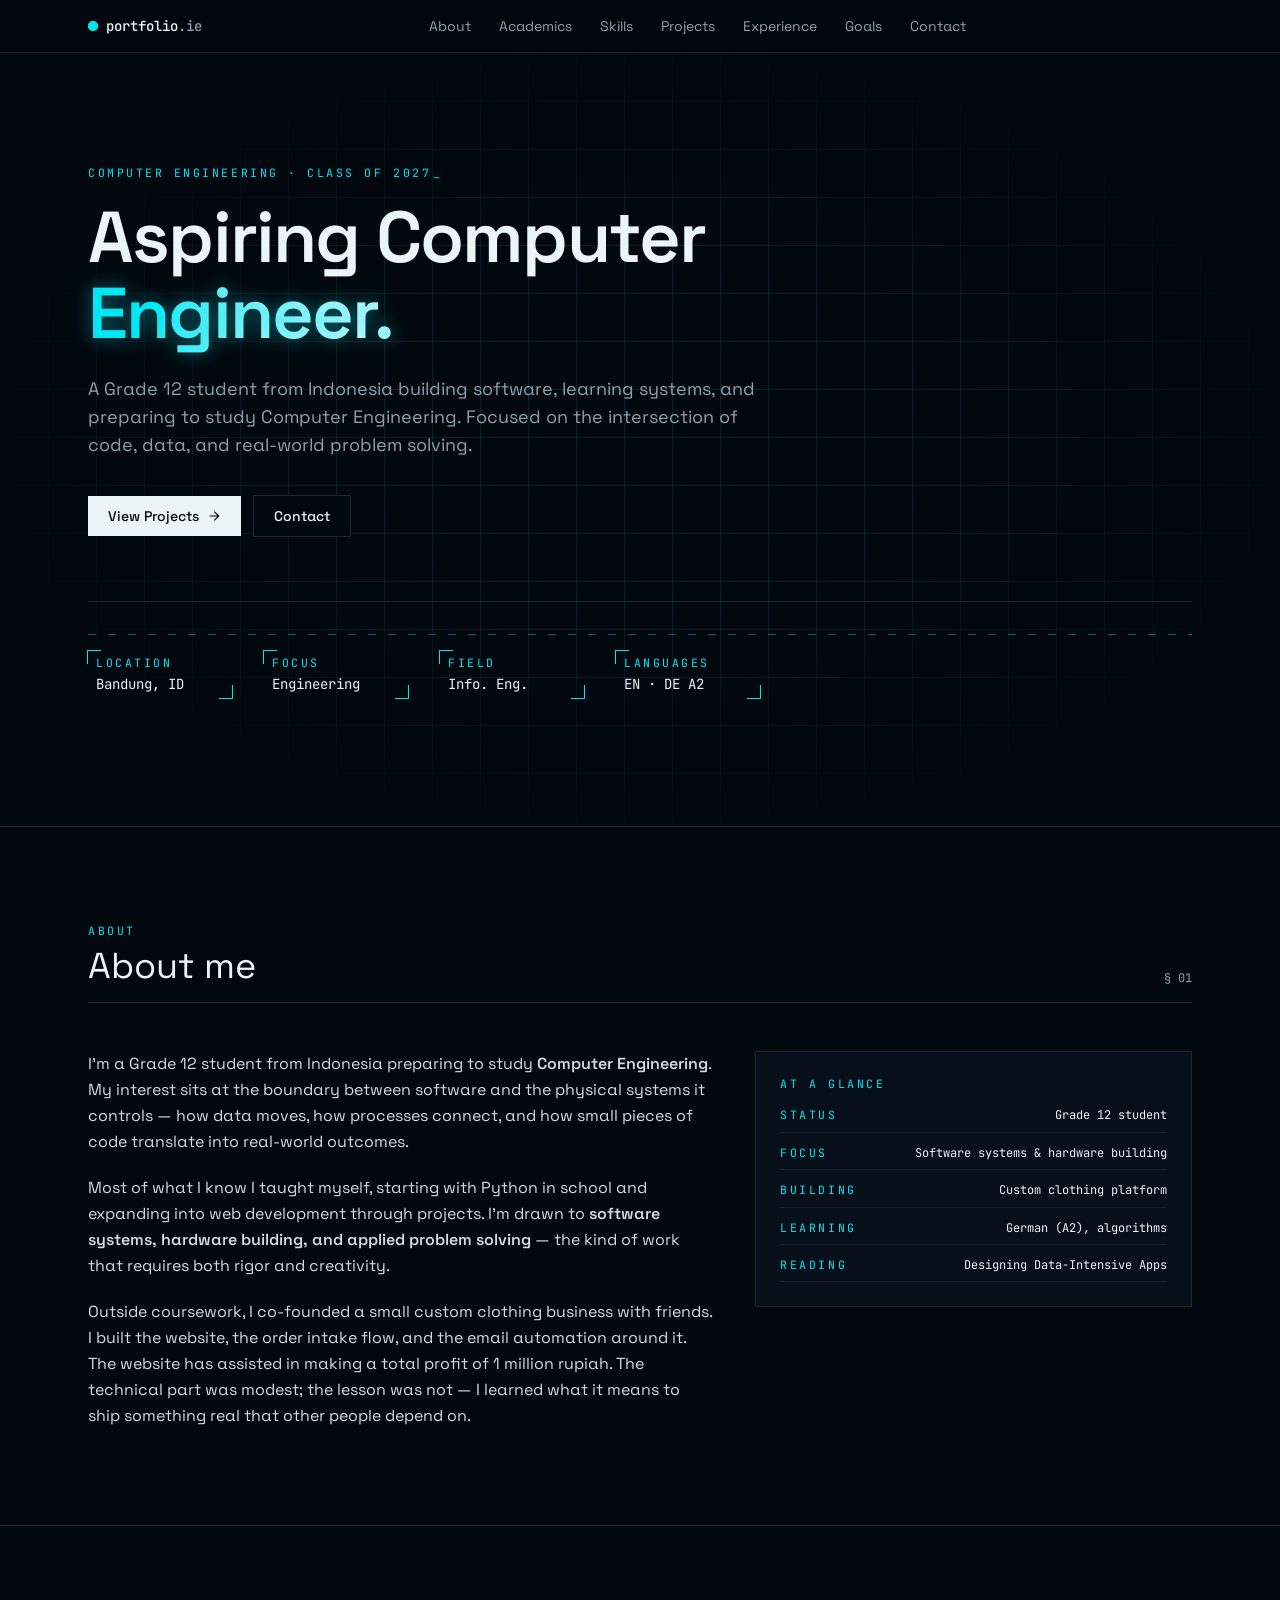
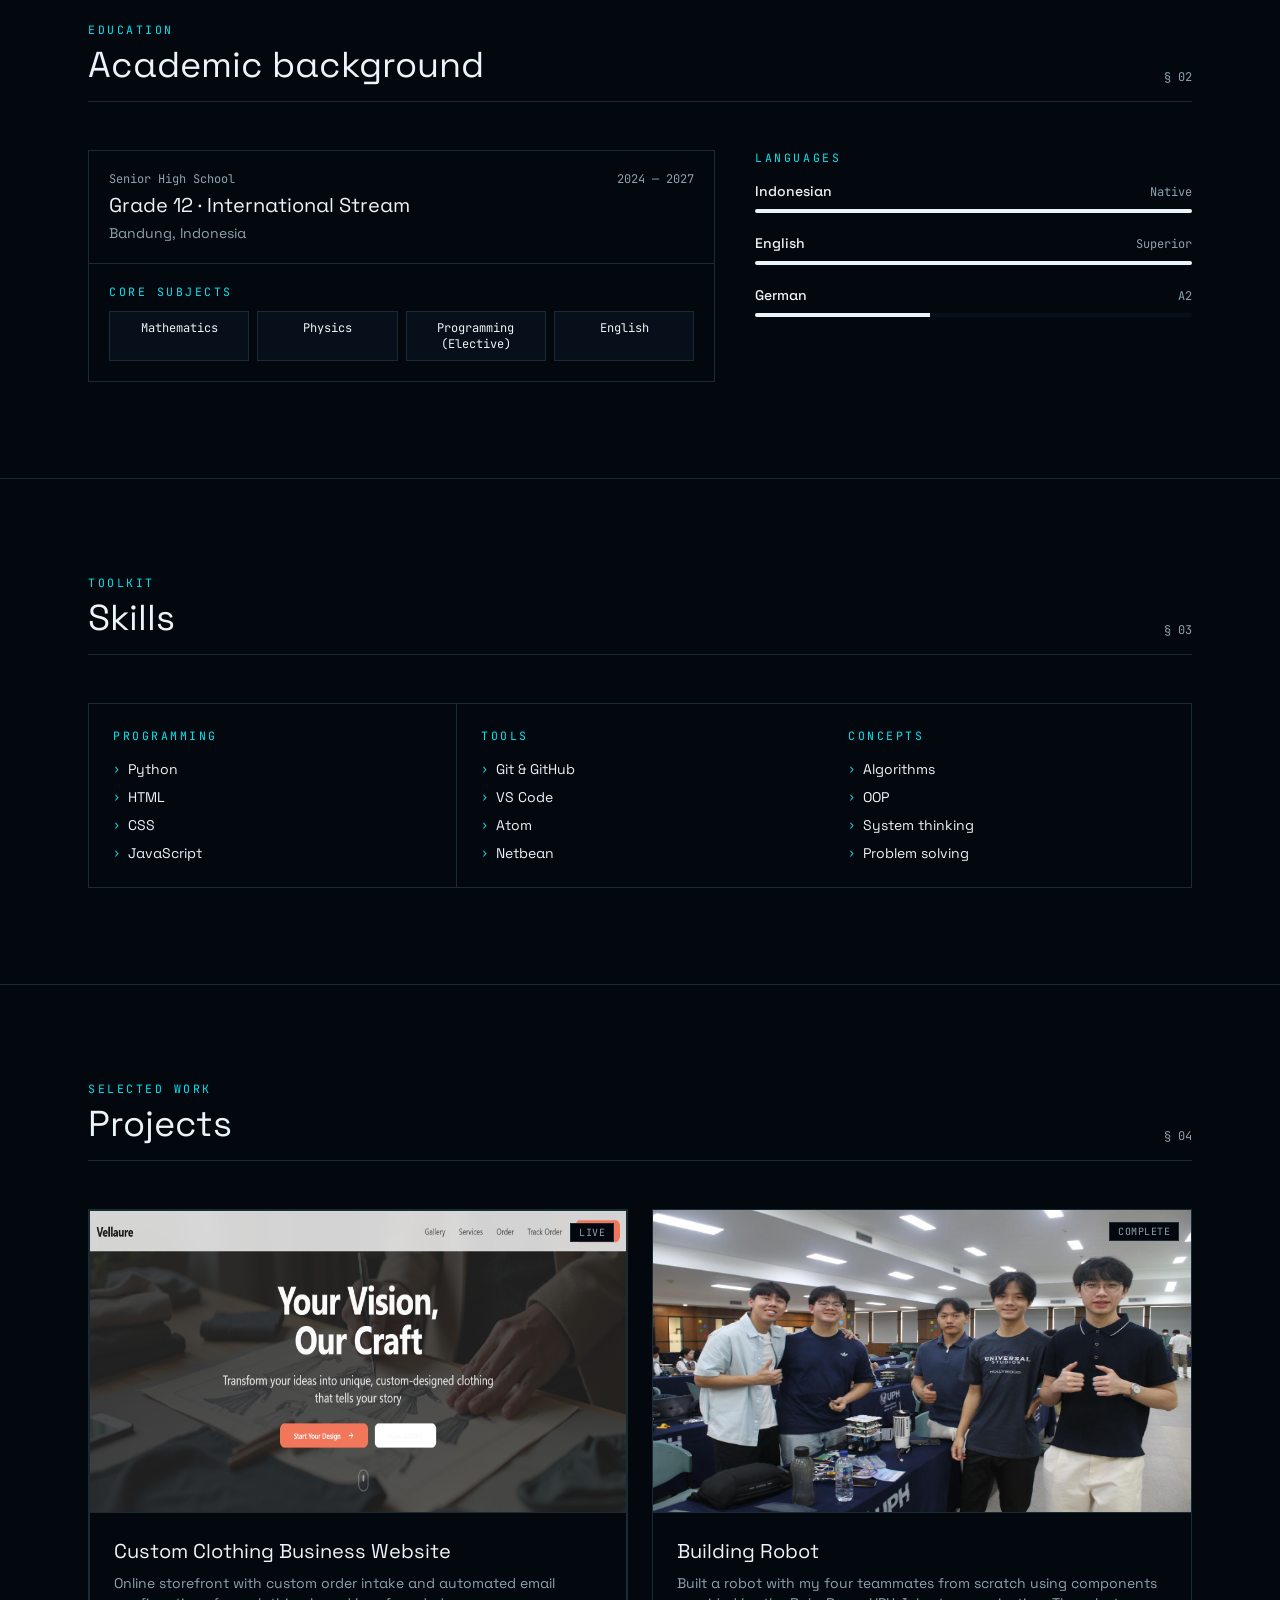
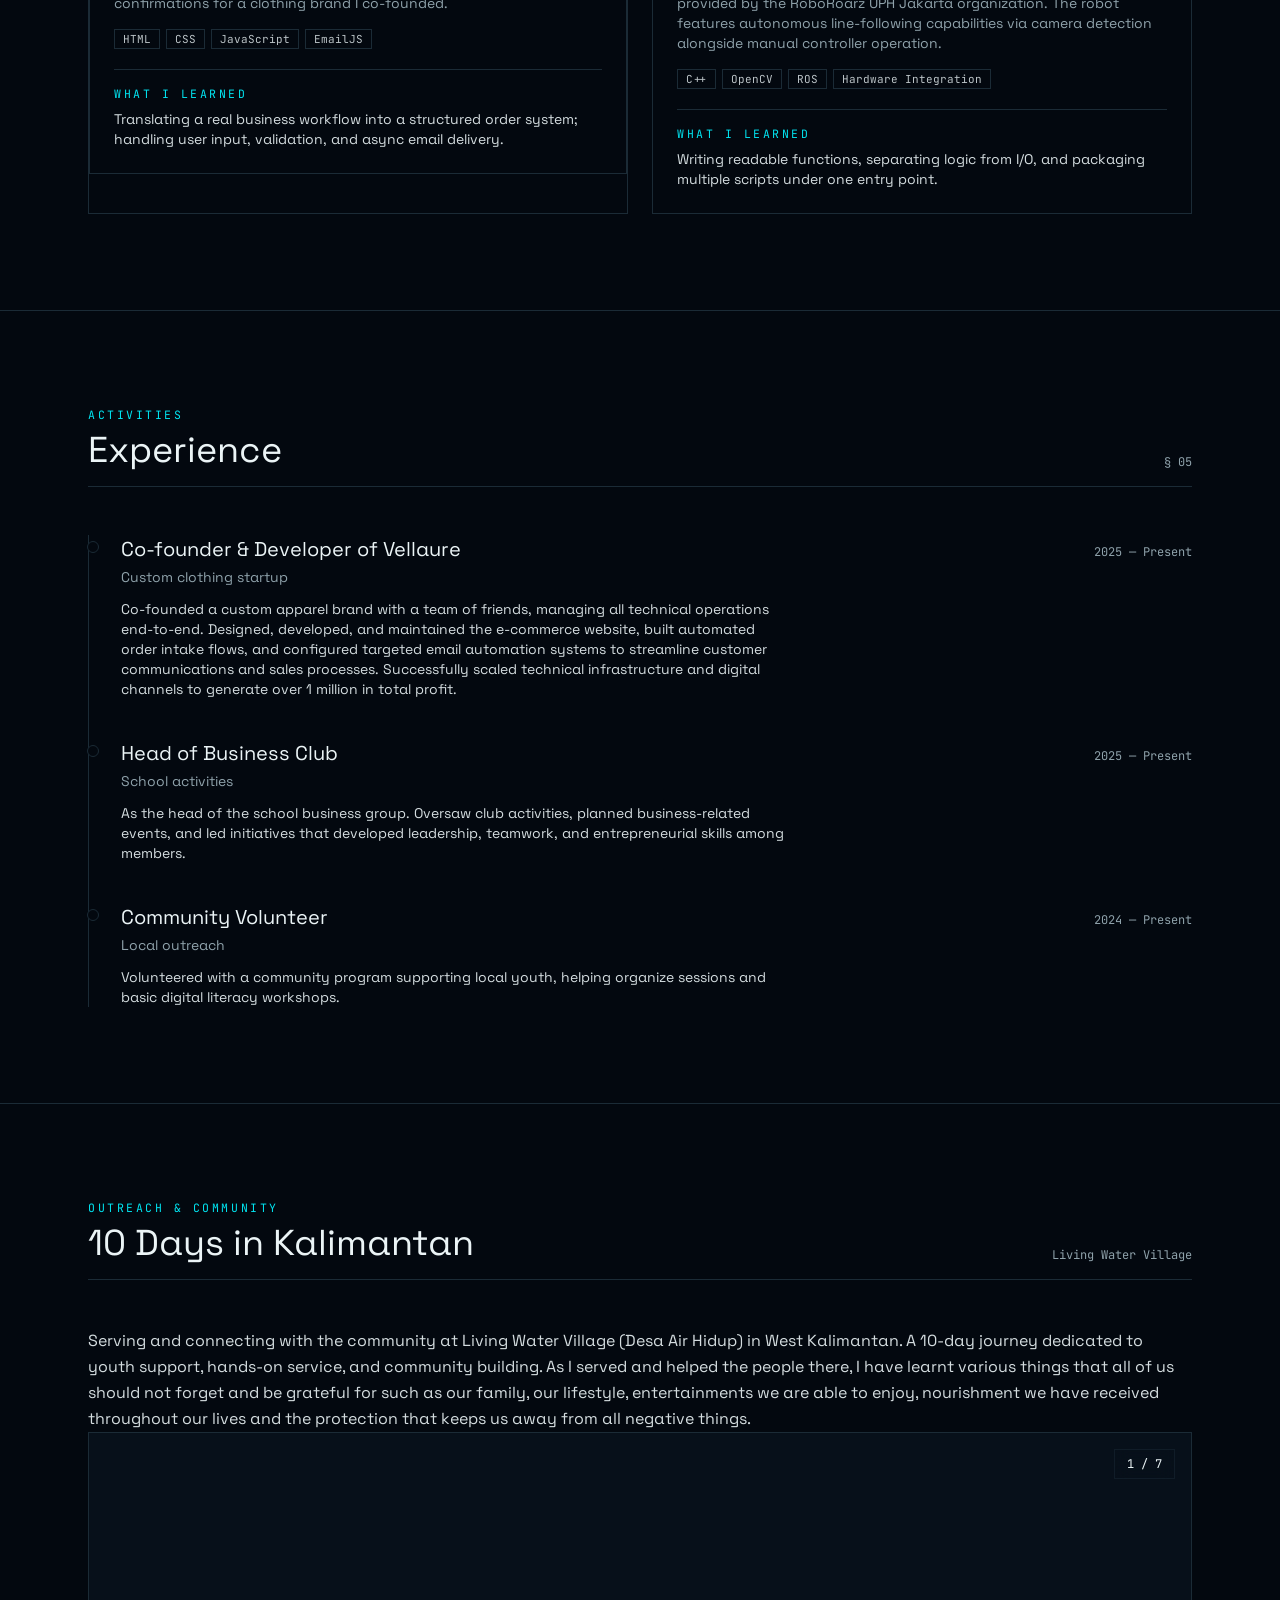
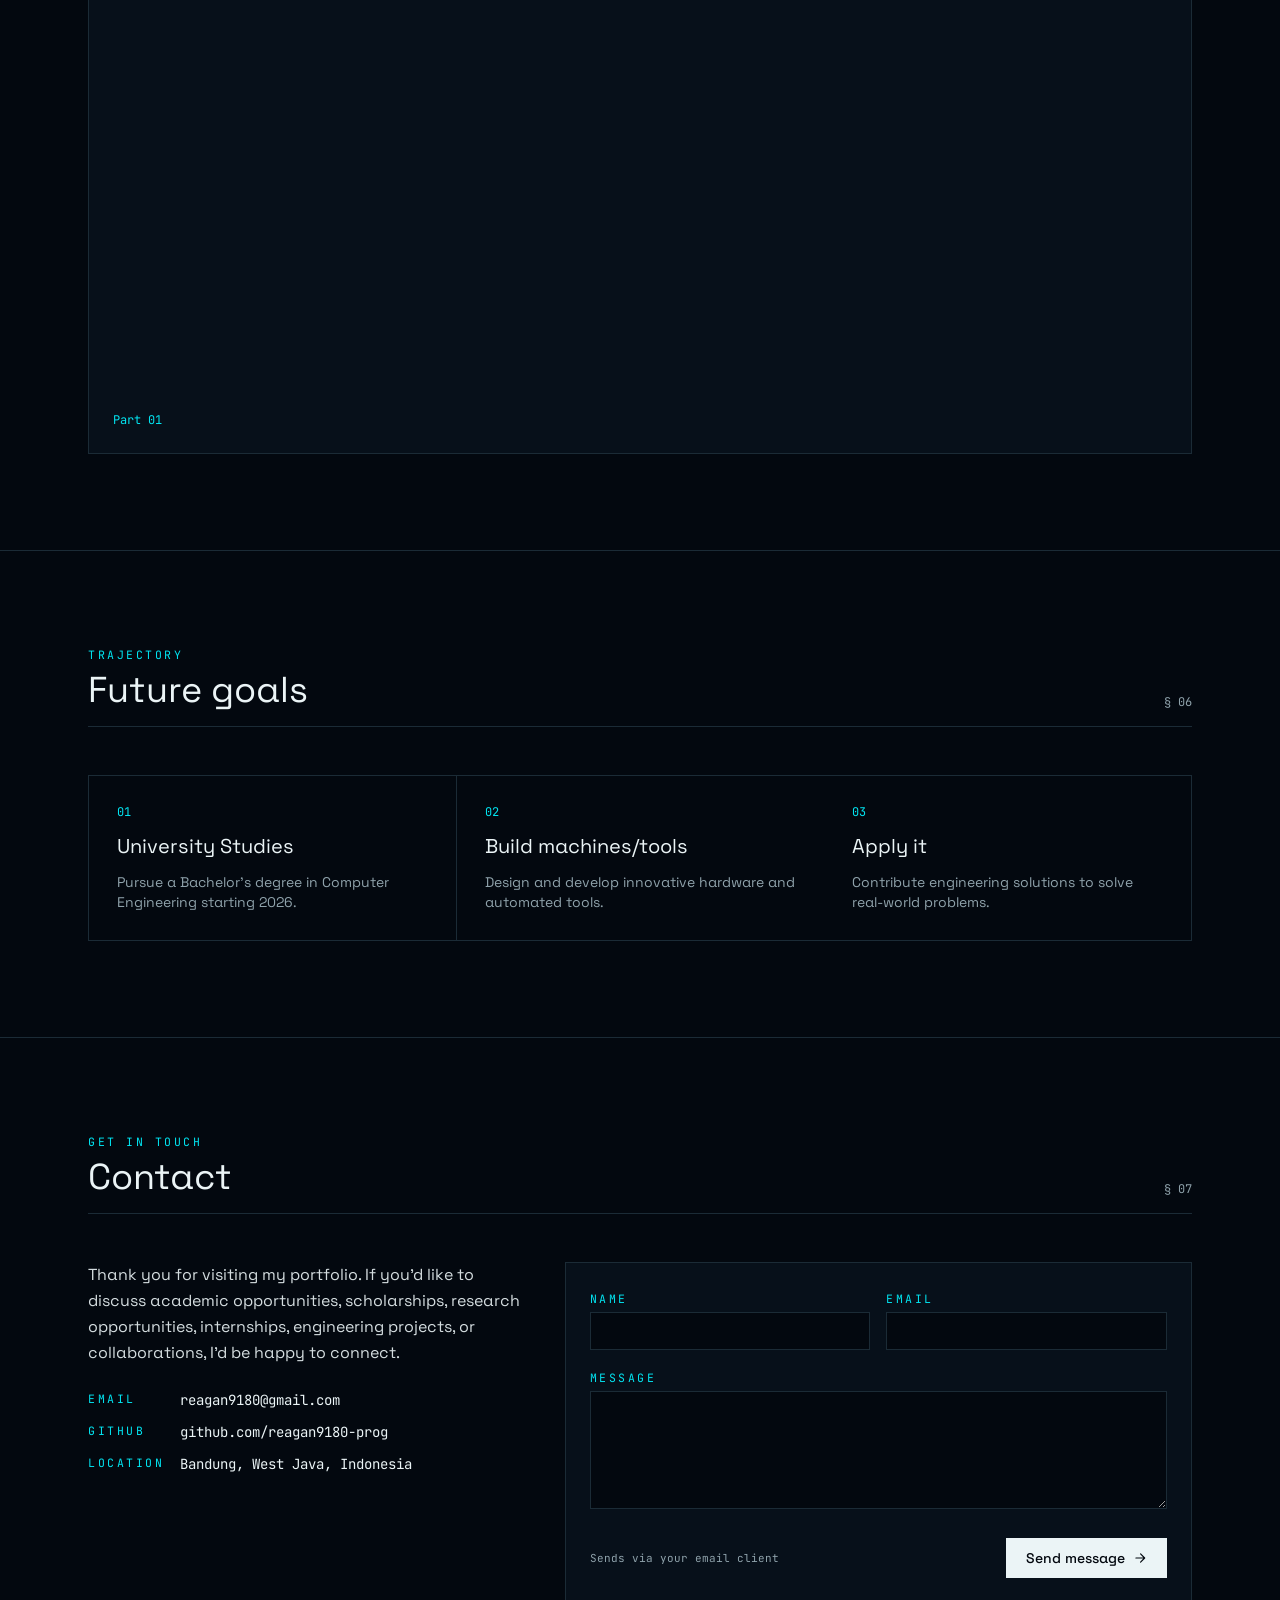
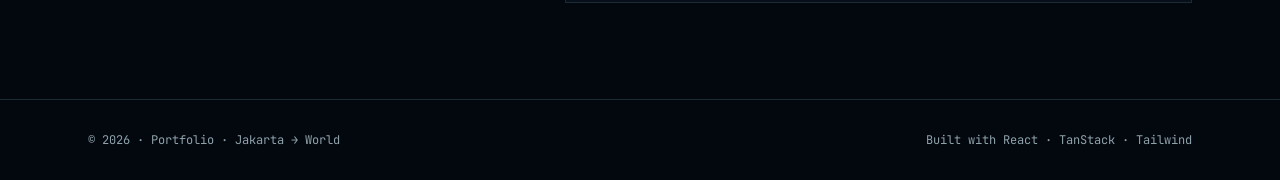
<file: index.html>
<!DOCTYPE html>
<html lang="en" class="dark">
<head>
  <meta charset="utf-8">
  <meta name="viewport" content="width=device-width, initial-scale=1">
  <title>Aspiring Computer Engineer — Portfolio</title>
  
  <link rel="stylesheet" href="./assets/styles.css" data-precedence="default">
  <link rel="stylesheet" href="https://fonts.googleapis.com/css2?family=Space+Grotesk:wght@400;500;600;700&family=JetBrains+Mono:wght@400;500;600&display=swap" data-precedence="default">
  
  <link rel="preconnect" href="https://fonts.googleapis.com">
  <link rel="preconnect" href="https://fonts.gstatic.com" crossorigin="anonymous">
  <link rel="modulepreload" href="./assets/index.js">
  <link rel="modulepreload" href="./assets/routes.js">

  <meta name="description" content="Grade 12 student from Indonesia studying Computer Engineering. Projects, skills, and academic background.">
  <meta property="og:type" content="website">
  <meta property="og:title" content="Aspiring Computer Engineer — Portfolio">
  <meta property="og:description" content="Grade 12 student studying Computer Engineering. Projects in Python, web development, and systems thinking.">
  <meta name="twitter:card" content="summary">
</head>
<body>
  <div class="relative min-h-screen text-foreground">
    
    <header class="sticky top-0 z-40 border-b backdrop-blur transition-colors border-rule bg-background/85">
      <div class="mx-auto flex max-w-6xl items-center justify-between px-6 py-4">
        <a href="#top" class="flex items-center gap-2 font-mono text-sm font-medium">
          <span class="relative inline-flex h-2.5 w-2.5">
            <span class="absolute inline-flex h-full w-full animate-pulse-glow rounded-full bg-accent"></span>
            <span class="relative inline-flex h-2.5 w-2.5 rounded-full bg-accent"></span>
          </span>
          <span>portfolio<span class="text-muted-foreground">.ie</span></span>
        </a>
        
        <nav class="hidden items-center gap-7 md:flex">
          <a href="#about" class="text-sm text-muted-foreground transition-colors hover:text-foreground">About</a>
          <a href="#academics" class="text-sm text-muted-foreground transition-colors hover:text-foreground">Academics</a>
          <a href="#skills" class="text-sm text-muted-foreground transition-colors hover:text-foreground">Skills</a>
          <a href="#projects" class="text-sm text-muted-foreground transition-colors hover:text-foreground">Projects</a>
          <a href="#experience" class="text-sm text-muted-foreground transition-colors hover:text-foreground">Experience</a>
          <a href="#goals" class="text-sm text-muted-foreground transition-colors hover:text-foreground">Goals</a>
          <a href="#contact" class="text-sm text-muted-foreground transition-colors hover:text-foreground">Contact</a>
        </nav>
        
        <div class="flex items-center gap-2">
          <button aria-label="Toggle menu" class="rounded-sm border border-border p-2 md:hidden">
            <svg width="16" height="16" viewBox="0 0 24 24" fill="none" stroke="currentColor" stroke-width="2" stroke-linecap="round">
              <path d="M4 6h16M4 12h16M4 18h16"></path>
            </svg>
          </button>
        </div>
      </div>
    </header>

    <main class="relative">
      
      <section id="top" class="relative overflow-hidden border-b border-rule">
        <div class="absolute inset-0 grid-bg opacity-60" aria-hidden="true"></div>
        <div class="relative mx-auto max-w-6xl px-6 pb-24 pt-20 md:pb-32 md:pt-28">
          <p class="eyebrow caret animate-fade-up">Computer Engineering · Class of 2027</p>
          <h1 class="mt-5 max-w-4xl font-serif text-5xl font-semibold leading-[1.05] tracking-tight md:text-7xl animate-fade-up">
            <span class="glitch" data-text="Aspiring Computer">Aspiring Computer</span><br>
            <span class="text-sheen text-glow">Engineer.</span>
          </h1>
          <p class="mt-6 max-w-2xl text-base text-muted-foreground md:text-lg animate-fade-up">
            A Grade 12 student from Indonesia building software, learning systems, and preparing to study Computer Engineering. Focused on the intersection of code, data, and real-world problem solving.
          </p>
          <div class="mt-9 flex flex-wrap items-center gap-3 animate-fade-up">
            <a href="#projects" class="inline-flex items-center gap-2 rounded-sm bg-foreground px-5 py-2.5 text-sm font-medium text-background transition hover:opacity-90">
              View Projects 
              <svg width="14" height="14" viewBox="0 0 24 24" fill="none" stroke="currentColor" stroke-width="2" stroke-linecap="round" stroke-linejoin="round">
                <path d="M5 12h14M13 5l7 7-7 7"></path>
              </svg>
            </a>
            <a href="#contact" class="inline-flex items-center gap-2 rounded-sm border border-border bg-background px-5 py-2.5 text-sm font-medium transition hover:bg-surface">Contact</a>
          </div>
          
          <div class="mt-16 border-t border-rule pt-8">
            <div class="mb-4 h-px w-full data-stream opacity-70" aria-hidden="true"></div>
            <dl class="grid max-w-2xl grid-cols-2 gap-x-8 gap-y-6 sm:grid-cols-4">
              <div class="corner-brackets px-2 py-1">
                <dt class="eyebrow">Location</dt>
                <dd class="mt-1 font-mono text-sm flicker">Bandung, ID</dd>
              </div>
              <div class="corner-brackets px-2 py-1">
                <dt class="eyebrow">Focus</dt>
                <dd class="mt-1 font-mono text-sm flicker">Engineering</dd>
              </div>
              <div class="corner-brackets px-2 py-1">
                <dt class="eyebrow">Field</dt>
                <dd class="mt-1 font-mono text-sm flicker">Info. Eng.</dd>
              </div>
              <div class="corner-brackets px-2 py-1">
                <dt class="eyebrow">Languages</dt>
                <dd class="mt-1 font-mono text-sm flicker">EN · DE A2</dd>
              </div>
            </dl>
          </div>
        </div>
      </section>

      <section id="about" class="section-pad border-b border-rule">
        <div class="mx-auto max-w-6xl px-6">
          <div class="reveal reveal-in">
            <div class="mb-12 flex items-end justify-between border-b border-rule pb-4 hud-frame">
              <div>
                <p class="eyebrow">About</p>
                <h2 class="mt-2 font-serif text-3xl md:text-4xl glitch" data-text="About me">About me</h2>
              </div>
              <span class="font-mono text-xs text-muted-foreground">§ 01</span>
            </div>
          </div>
          
          <div class="grid gap-10 md:grid-cols-12">
            <div class="md:col-span-7 space-y-5 text-base leading-relaxed text-foreground/90">
              <p>I'm a Grade 12 student from Indonesia preparing to study <strong class="font-semibold">Computer Engineering</strong>. My interest sits at the boundary between software and the physical systems it controls — how data moves, how processes connect, and how small pieces of code translate into real-world outcomes.</p>
              <p>Most of what I know I taught myself, starting with Python in school and expanding into web development through projects. I'm drawn to <strong class="font-semibold">software systems, hardware building, and applied problem solving</strong> — the kind of work that requires both rigor and creativity.</p>
              <p>Outside coursework, I co-founded a small custom clothing business with friends. I built the website, the order intake flow, and the email automation around it. The website has assisted in making a total profit of 1 million rupiah. The technical part was modest; the lesson was not — I learned what it means to ship something real that other people depend on.</p>
            </div>
            <aside class="md:col-span-5">
              <div class="rounded-sm border border-rule bg-surface p-6">
                <p class="eyebrow">At a glance</p>
                <ul class="mt-4 space-y-3 text-sm">
                  <li class="flex items-baseline justify-between gap-4 border-b border-rule/60 pb-2 last:border-0 last:pb-0">
                    <span class="eyebrow">Status</span>
                    <span class="text-right font-mono text-xs text-foreground">Grade 12 student</span>
                  </li>
                  <li class="flex items-baseline justify-between gap-4 border-b border-rule/60 pb-2 last:border-0 last:pb-0">
                    <span class="eyebrow">Focus</span>
                    <span class="text-right font-mono text-xs text-foreground">Software systems &amp; hardware building</span>
                  </li>
                  <li class="flex items-baseline justify-between gap-4 border-b border-rule/60 pb-2 last:border-0 last:pb-0">
                    <span class="eyebrow">Building</span>
                    <span class="text-right font-mono text-xs text-foreground">Custom clothing platform</span>
                  </li>
                  <li class="flex items-baseline justify-between gap-4 border-b border-rule/60 pb-2 last:border-0 last:pb-0">
                    <span class="eyebrow">Learning</span>
                    <span class="text-right font-mono text-xs text-foreground">German (A2), algorithms</span>
                  </li>
                  <li class="flex items-baseline justify-between gap-4 border-b border-rule/60 pb-2 last:border-0 last:pb-0">
                    <span class="eyebrow">Reading</span>
                    <span class="text-right font-mono text-xs text-foreground">Designing Data-Intensive Apps</span>
                  </li>
                </ul>
              </div>
            </aside>
          </div>
        </div>
      </section>

      <section id="academics" class="section-pad border-b border-rule">
        <div class="mx-auto max-w-6xl px-6">
          <div class="reveal reveal-in">
            <div class="mb-12 flex items-end justify-between border-b border-rule pb-4 hud-frame">
              <div>
                <p class="eyebrow">Education</p>
                <h2 class="mt-2 font-serif text-3xl md:text-4xl glitch" data-text="Academic background">Academic background</h2>
              </div>
              <span class="font-mono text-xs text-muted-foreground">§ 02</span>
            </div>
          </div>
          
          <div class="grid gap-10 md:grid-cols-12">
            <div class="md:col-span-7">
              <div class="rounded-sm border border-rule">
                <div class="flex items-baseline justify-between border-b border-rule p-5">
                  <div>
                    <p class="font-mono text-xs text-muted-foreground">Senior High School</p>
                    <h3 class="mt-1 font-serif text-xl">Grade 12 · International Stream</h3>
                    <p class="mt-1 text-sm text-muted-foreground">Bandung, Indonesia</p>
                  </div>
                  <span class="font-mono text-xs text-muted-foreground">2024 — 2027</span>
                </div>
                <div class="p-5">
                  <p class="eyebrow mb-3">Core subjects</p>
                  <ul class="grid grid-cols-2 gap-2 sm:grid-cols-4">
                    <li class="rounded-sm border border-rule bg-surface px-3 py-2 text-center font-mono text-xs">Mathematics</li>
                    <li class="rounded-sm border border-rule bg-surface px-3 py-2 text-center font-mono text-xs">Physics</li>
                    <li class="rounded-sm border border-rule bg-surface px-3 py-2 text-center font-mono text-xs">Programming (Elective)</li>
                    <li class="rounded-sm border border-rule bg-surface px-3 py-2 text-center font-mono text-xs">English</li>
                  </ul>
                </div>
              </div>
            </div>
            
            <div class="md:col-span-5">
              <p class="eyebrow mb-4">Languages</p>
              <ul class="space-y-5">
                <li>
                  <div class="flex items-baseline justify-between">
                    <span class="text-sm font-medium">Indonesian</span>
                    <span class="font-mono text-xs text-muted-foreground">Native</span>
                  </div>
                  <div class="mt-2 h-1 w-full overflow-hidden rounded-full bg-surface">
                    <div class="h-full bg-foreground" style="width:100%"></div>
                  </div>
                </li>
                <li>
                  <div class="flex items-baseline justify-between">
                    <span class="text-sm font-medium">English</span>
                    <span class="font-mono text-xs text-muted-foreground">Superior</span>
                  </div>
                  <div class="mt-2 h-1 w-full overflow-hidden rounded-full bg-surface">
                    <div class="h-full bg-foreground" style="width:100%"></div>
                  </div>
                </li>
                <li>
                  <div class="flex items-baseline justify-between">
                    <span class="text-sm font-medium">German</span>
                    <span class="font-mono text-xs text-muted-foreground">A2</span>
                  </div>
                  <div class="mt-2 h-1 w-full overflow-hidden rounded-full bg-surface">
                    <div class="h-full bg-foreground" style="width:40%"></div>
                  </div>
                </li>
              </ul>
            </div>
          </div>
        </div>
      </section>

      <section id="skills" class="section-pad border-b border-rule">
        <div class="mx-auto max-w-6xl px-6">
          <div class="reveal reveal-in">
            <div class="mb-12 flex items-end justify-between border-b border-rule pb-4 hud-frame">
              <div>
                <p class="eyebrow">Toolkit</p>
                <h2 class="mt-2 font-serif text-3xl md:text-4xl glitch" data-text="Skills">Skills</h2>
              </div>
              <span class="font-mono text-xs text-muted-foreground">§ 03</span>
            </div>
          </div>
          
          <div class="grid gap-px overflow-hidden rounded-sm border border-rule bg-rule sm:grid-cols-3">
            <div class="reveal reveal-in">
              <div class="bg-background p-6 transition duration-500 hover:bg-surface">
                <p class="eyebrow">Programming</p>
                <ul class="mt-4 space-y-2">
                  <li class="flex items-center gap-2 text-sm"><span class="font-mono text-xs text-accent">›</span>Python</li>
                  <li class="flex items-center gap-2 text-sm"><span class="font-mono text-xs text-accent">›</span>HTML</li>
                  <li class="flex items-center gap-2 text-sm"><span class="font-mono text-xs text-accent">›</span>CSS</li>
                  <li class="flex items-center gap-2 text-sm"><span class="font-mono text-xs text-accent">›</span>JavaScript</li>
                </ul>
              </div>
            </div>
            
            <div class="reveal reveal-in" style="transition-delay:120ms">
              <div class="bg-background p-6 transition duration-500 hover:bg-surface">
                <p class="eyebrow">Tools</p>
                <ul class="mt-4 space-y-2">
                  <li class="flex items-center gap-2 text-sm"><span class="font-mono text-xs text-accent">›</span>Git &amp; GitHub</li>
                  <li class="flex items-center gap-2 text-sm"><span class="font-mono text-xs text-accent">›</span>VS Code</li>
                  <li class="flex items-center gap-2 text-sm"><span class="font-mono text-xs text-accent">›</span>Atom</li>
                  <li class="flex items-center gap-2 text-sm"><span class="font-mono text-xs text-accent">›</span>Netbean</li>
                </ul>
              </div>
            </div>
            
            <div class="reveal reveal-in" style="transition-delay:240ms">
              <div class="bg-background p-6 transition duration-500 hover:bg-surface">
                <p class="eyebrow">Concepts</p>
                <ul class="mt-4 space-y-2">
                  <li class="flex items-center gap-2 text-sm"><span class="font-mono text-xs text-accent">›</span>Algorithms</li>
                  <li class="flex items-center gap-2 text-sm"><span class="font-mono text-xs text-accent">›</span>OOP</li>
                  <li class="flex items-center gap-2 text-sm"><span class="font-mono text-xs text-accent">›</span>System thinking</li>
                  <li class="flex items-center gap-2 text-sm"><span class="font-mono text-xs text-accent">›</span>Problem solving</li>
                </ul>
              </div>
            </div>
          </div>
        </div>
      </section>

      <section id="projects" class="section-pad border-b border-rule">
        <div class="mx-auto max-w-6xl px-6">
          <div class="reveal reveal-in">
            <div class="mb-12 flex items-end justify-between border-b border-rule pb-4 hud-frame">
              <div>
                <p class="eyebrow">Selected work</p>
                <h2 class="mt-2 font-serif text-3xl md:text-4xl glitch" data-text="Projects">Projects</h2>
              </div>
              <span class="font-mono text-xs text-muted-foreground">§ 04</span>
            </div>
          </div>
          
          <div class="grid gap-6 md:grid-cols-2">
            <div class="reveal reveal-in" style="transition-delay:110ms">
              <article class="group flex flex-col h-full overflow-hidden rounded-sm border border-rule bg-white dark:bg-[#03050a] transition-all duration-300 hover:border-accent/40 backdrop-blur-sm">
                <a href="https://preview--vellaure.lovable.app/" target="_blank" rel="noreferrer" class="group flex flex-col overflow-hidden rounded-sm border border-rule bg-background transition duration-500 hover:-translate-y-1 hover:border-accent/60 hover:shadow-[0_20px_60px_-20px_color-mix(in_oklab,var(--color-accent)_35%,transparent)]">
                <div class="relative aspect-[16/9] overflow-hidden border-b border-rule bg-surface">
                <img src="./public/images/Vellaureimg.png" alt="Custom Clothing Business Storefront" class="h-full w-full object-cover transition duration-500 group-hover:scale-105">
                <span class="absolute right-3 top-3 rounded-sm border border-rule bg-background px-2 py-0.5 font-mono text-[10px] uppercase tracking-wider text-muted-foreground">Live</span>
                </div>
                <div class="flex flex-1 flex-col p-6">
                  <h3 class="font-serif text-xl">Custom Clothing Business Website</h3>
                  <p class="mt-2 text-sm text-muted-foreground">Online storefront with custom order intake and automated email confirmations for a clothing brand I co-founded.</p>
                  <div class="mt-4 flex flex-wrap gap-1.5">
                    <span class="rounded-sm border border-rule px-2 py-0.5 font-mono text-[11px] text-foreground/80">HTML</span>
                    <span class="rounded-sm border border-rule px-2 py-0.5 font-mono text-[11px] text-foreground/80">CSS</span>
                    <span class="rounded-sm border border-rule px-2 py-0.5 font-mono text-[11px] text-foreground/80">JavaScript</span>
                    <span class="rounded-sm border border-rule px-2 py-0.5 font-mono text-[11px] text-foreground/80">EmailJS</span>
                  </div>
                  <div class="mt-5 border-t border-rule pt-4">
                    <p class="eyebrow">What I learned</p>
                    <p class="mt-2 text-sm text-foreground/90">Translating a real business workflow into a structured order system; handling user input, validation, and async email delivery.</p>
                  </div>
                </div>
                </a>
              </article>
            </div>
            
            <div class="reveal reveal-in" style="transition-delay:110ms">
              <article class="group flex flex-col overflow-hidden rounded-sm border border-background bg-background transition duration-500 hover:-translate-y-1 hover:border-accent/60 hover:shadow-[0_20px_60px_-20px_color-mix(in_oklab,var(--color-accent)_35%,transparent)]">
                <div class="relative aspect-[16/9] overflow-hidden border-b border-rule bg-surface">
                  <img src="./public/images/imgrobo.jpeg" alt="Building Robot" class="h-full w-full object-cover transition duration-500 group-hover:scale-105">
                  <span class="absolute right-3 top-3 rounded-sm border border-rule bg-background px-2 py-0.5 font-mono text-[10px] uppercase tracking-wider text-muted-foreground">Complete</span>
                </div>
                <div class="flex flex-1 flex-col p-6">
                  <h3 class="font-serif text-xl">Building Robot</h3>
                  <p class="mt-2 text-sm text-muted-foreground">Built a robot with my four teammates from scratch using components provided by the RoboRoarz UPH Jakarta organization. The robot features autonomous line-following capabilities via camera detection alongside manual controller operation.</p>
                  <div class="mt-4 flex flex-wrap gap-1.5">
                  <span class="rounded-sm border border-rule px-2 py-0.5 font-mono text-[11px] text-foreground/80">C++</span>
                  <span class="rounded-sm border border-rule px-2 py-0.5 font-mono text-[11px] text-foreground/80">OpenCV</span>
                  <span class="rounded-sm border border-rule px-2 py-0.5 font-mono text-[11px] text-foreground/80">ROS</span>
                  <span class="rounded-sm border border-rule px-2 py-0.5 font-mono text-[11px] text-foreground/80">Hardware Integration</span>
                  </div>
                  <div class="mt-5 border-t border-rule pt-4">
                    <p class="eyebrow">What I learned</p>
                    <p class="mt-2 text-sm text-foreground/90">Writing readable functions, separating logic from I/O, and packaging multiple scripts under one entry point.</p>
                  </div>
                </div>
              </article>
            </div>
          </div>
        </div>
      </section>

      <section id="experience" class="section-pad border-b border-rule">
        <div class="mx-auto max-w-6xl px-6">
          <div class="reveal reveal-in">
            <div class="mb-12 flex items-end justify-between border-b border-rule pb-4 hud-frame">
              <div>
                <p class="eyebrow">Activities</p>
                <h2 class="mt-2 font-serif text-3xl md:text-4xl glitch" data-text="Experience">Experience</h2>
              </div>
              <span class="font-mono text-xs text-muted-foreground">§ 05</span>
            </div>
          </div>
          
          <ol class="relative space-y-10 border-l border-rule pl-8">
            <div class="reveal reveal-in">
              <li class="relative">
                <span class="absolute -left-[34px] top-1.5 h-3 w-3 rounded-full border border-rule bg-background"></span>
                <div class="flex flex-wrap items-baseline justify-between gap-2">
                  <h3 class="font-serif text-xl">Co-founder &amp; Developer of Vellaure</h3>
                  <span class="font-mono text-xs text-muted-foreground">2025 — Present</span>
                </div>
                <p class="mt-1 text-sm text-muted-foreground">Custom clothing startup</p>
                <p class="mt-3 max-w-2xl text-sm text-foreground/90">Co-founded a custom apparel brand with a team of friends, managing all technical operations end-to-end. Designed, developed, and maintained the e-commerce website, built automated order intake flows, and configured targeted email automation systems to streamline customer communications and sales processes. Successfully scaled technical infrastructure and digital channels to generate over 1 million in total profit.</p>
              </li>
            </div>
            
            <div class="reveal reveal-in" style="transition-delay:120ms">
              <li class="relative">
                <span class="absolute -left-[34px] top-1.5 h-3 w-3 rounded-full border border-rule bg-background"></span>
                <div class="flex flex-wrap items-baseline justify-between gap-2">
                  <h3 class="font-serif text-xl">Head of Business Club</h3>
                  <span class="font-mono text-xs text-muted-foreground">2025 — Present</span>
                </div>
                <p class="mt-1 text-sm text-muted-foreground">School activities</p>
                <p class="mt-3 max-w-2xl text-sm text-foreground/90">As the head of the school business group. Oversaw club activities, planned business-related events, and led initiatives that developed leadership, teamwork, and entrepreneurial skills among members. </p>
              </li>
            </div>
            
            <div class="reveal reveal-in" style="transition-delay:240ms">
              <li class="relative">
                <span class="absolute -left-[34px] top-1.5 h-3 w-3 rounded-full border border-rule bg-background"></span>
                <div class="flex flex-wrap items-baseline justify-between gap-2">
                  <h3 class="font-serif text-xl">Community Volunteer</h3>
                  <span class="font-mono text-xs text-muted-foreground">2024 — Present</span>
                </div>
                <p class="mt-1 text-sm text-muted-foreground">Local outreach</p>
                <p class="mt-3 max-w-2xl text-sm text-foreground/90">Volunteered with a community program supporting local youth, helping organize sessions and basic digital literacy workshops.</p>
              </li>
            </div>
          </ol>
        </div>
      </section>

      <section id="kalimantan-slideshow" class="section-pad border-b border-rule">
        <div class="mx-auto max-w-6xl px-6">
          <div class="reveal reveal-in">
            <div class="mb-12 flex items-end justify-between border-b border-rule pb-4 hud-frame">
              <div>
                <p class="eyebrow">Outreach & Community</p>
                <h2 class="mt-2 font-serif text-3xl md:text-4xl glitch" data-text="10 Days in Kalimantan">10 Days in Kalimantan</h2>
              </div>
              <span class="font-mono text-xs text-muted-foreground">Living Water Village</span>
            </div>
          </div>

          <p class="mb-8 max-w-3xl text-base leading-relaxed text-foreground/90">
            Serving and connecting with the community at Living Water Village (Desa Air Hidup) in West Kalimantan. A 10-day journey dedicated to youth support, hands-on service, and community building. As I served and helped the people there, I have learnt various things that all of us should not forget and be grateful for such as our family, our lifestyle, entertainments we are able to enjoy, nourishment we have received throughout our lives and the protection that keeps us away from all negative things.
          </p>

          <div class="relative overflow-hidden rounded-sm border border-rule bg-surface shadow-2xl">
            <div id="slideshow-track" class="relative aspect-[16/9] w-full overflow-hidden md:aspect-[21/9]">
              
              <!-- Slide 1 -->
              <div class="slide absolute inset-0 transition-opacity duration-1000 ease-in-out opacity-100">
                <video src="./public/video/WhatsApp Video 2026-10-21 at 19.41.22.mp4" class="h-full w-full object-cover" autoplay muted loop playsinline></video>
                <div class="absolute bottom-0 inset-x-0 bg-gradient-to-t from-black/80 via-black/40 to-transparent p-6 text-white pointer-events-none">
                  <span class="font-mono text-xs text-accent">Part 01</span>
                </div>
              </div>

              <!-- Slide 2 -->
              <div class="slide absolute inset-0 transition-opacity duration-1000 ease-in-out opacity-0">
                <video src="./public/video/WhatsApp Video 2026-10-21 at 19.41.30.mp4" class="h-full w-full object-cover" autoplay muted loop playsinline></video>
                <div class="absolute bottom-0 inset-x-0 bg-gradient-to-t from-black/80 via-black/40 to-transparent p-6 text-white pointer-events-none">
                  <span class="font-mono text-xs text-accent">Part 02</span>
                </div>
              </div>

              <!-- Slide 3 -->
              <div class="slide absolute inset-0 transition-opacity duration-1000 ease-in-out opacity-0">
                <video src="./public/video/WhatsApp Video 2026-10-21 at 19.41.34.mp4" class="h-full w-full object-cover" autoplay muted loop playsinline></video>
                <div class="absolute bottom-0 inset-x-0 bg-gradient-to-t from-black/80 via-black/40 to-transparent p-6 text-white pointer-events-none">
                  <span class="font-mono text-xs text-accent">Part 03</span>
                </div>
              </div>

              <!-- Slide 4 -->
              <div class="slide absolute inset-0 transition-opacity duration-1000 ease-in-out opacity-0">
                <video src="./public/video/WhatsApp Video 2026-10-21 at 19.41.42.mp4" class="h-full w-full object-cover" autoplay muted loop playsinline></video>
                <div class="absolute bottom-0 inset-x-0 bg-gradient-to-t from-black/80 via-black/40 to-transparent p-6 text-white pointer-events-none">
                  <span class="font-mono text-xs text-accent">Part 04</span>
                </div>
              </div>

              <!-- Slide 5 -->
              <div class="slide absolute inset-0 transition-opacity duration-1000 ease-in-out opacity-0">
                <video src="./public/video/WhatsApp Video 2026-10-21 at 19.42.37.mp4" class="h-full w-full object-cover" autoplay muted loop playsinline></video>
                <div class="absolute bottom-0 inset-x-0 bg-gradient-to-t from-black/80 via-black/40 to-transparent p-6 text-white pointer-events-none">
                  <span class="font-mono text-xs text-accent">Part 05</span>
                </div>
              </div>

              <!-- Slide 6 -->
              <div class="slide absolute inset-0 transition-opacity duration-1000 ease-in-out opacity-0">
                <video src="./public/video/WhatsApp Video 2026-10-21 at 19.42.44.mp4" class="h-full w-full object-cover" autoplay muted loop playsinline></video>
                <div class="absolute bottom-0 inset-x-0 bg-gradient-to-t from-black/80 via-black/40 to-transparent p-6 text-white pointer-events-none">
                  <span class="font-mono text-xs text-accent">Part 06</span>
                </div>
              </div>

              <!-- Slide 7 -->
              <div class="slide absolute inset-0 transition-opacity duration-1000 ease-in-out opacity-0">
                <video src="./public/video/WhatsApp Video 2026-10-21 at 19.42.50.mp4" class="h-full w-full object-cover" autoplay muted loop playsinline></video>
                <div class="absolute bottom-0 inset-x-0 bg-gradient-to-t from-black/80 via-black/40 to-transparent p-6 text-white pointer-events-none">
                  <span class="font-mono text-xs text-accent">Part 07</span>
                </div>
              </div>

            </div>

            <div class="absolute top-4 right-4 z-10 flex items-center gap-2 rounded-sm border border-border/50 bg-background/70 px-3 py-1.5 backdrop-blur">
              <span id="slide-counter" class="font-mono text-xs text-foreground">1 / 7</span>
            </div>
          </div>
        </div>
      </section>

      <script>
        (function initKalimantanSlideshow() {
          let currentSlide = 0;
          const slides = document.querySelectorAll('#slideshow-track .slide');
          const counter = document.getElementById('slide-counter');
          const totalSlides = slides.length;
          const intervalTime = 4000;

          if (!slides.length) return;

          function showSlide(index) {
            slides.forEach((slide, i) => {
              if (i === index) {
                slide.classList.remove('opacity-0');
                slide.classList.add('opacity-100');
              } else {
                slide.classList.remove('opacity-100');
                slide.classList.add('opacity-0');
              }
            });
            if (counter) {
              counter.textContent = `${index + 1} / ${totalSlides}`;
            }
          }

          function nextSlide() {
            currentSlide = (currentSlide + 1) % totalSlides;
            showSlide(currentSlide);
          }

          setInterval(nextSlide, intervalTime);
        })();
      </script>

      <section id="goals" class="section-pad border-b border-rule">
        <div class="mx-auto max-w-6xl px-6">
          <div class="reveal reveal-in">
            <div class="mb-12 flex items-end justify-between border-b border-rule pb-4 hud-frame">
              <div>
                <p class="eyebrow">Trajectory</p>
                <h2 class="mt-2 font-serif text-3xl md:text-4xl glitch" data-text="Future goals">Future goals</h2>
              </div>
              <span class="font-mono text-xs text-muted-foreground">§ 06</span>
            </div>
          </div>
          
          <div class="grid gap-px overflow-hidden rounded-sm border border-rule bg-rule md:grid-cols-3">
            <div class="reveal reveal-in">
              <div class="bg-background p-7 transition duration-500 hover:bg-surface">
                <p class="font-mono text-xs text-accent">01</p>
                <h3 class="mt-3 font-serif text-xl">University Studies</h3>
                <p class="mt-3 text-sm text-muted-foreground">Pursue a Bachelor's degree in Computer Engineering starting 2026.</p>
              </div>
            </div>
            
            <div class="reveal reveal-in" style="transition-delay:140ms">
              <div class="bg-background p-7 transition duration-500 hover:bg-surface">
                <p class="font-mono text-xs text-accent">02</p>
                <h3 class="mt-3 font-serif text-xl">Build machines/tools</h3>
                <p class="mt-3 text-sm text-muted-foreground">Design and develop innovative hardware and automated tools.</p>
              </div>
            </div>
            
            <div class="reveal reveal-in" style="transition-delay:280ms">
              <div class="bg-background p-7 transition duration-500 hover:bg-surface">
                <p class="font-mono text-xs text-accent">03</p>
                <h3 class="mt-3 font-serif text-xl">Apply it</h3>
                <p class="mt-3 text-sm text-muted-foreground">Contribute engineering solutions to solve real-world problems.</p>
              </div>
            </div>
          </div>
        </div>
      </section>

      <section id="contact" class="section-pad">
        <div class="mx-auto max-w-6xl px-6">
          <div class="reveal reveal-in">
            <div class="mb-12 flex items-end justify-between border-b border-rule pb-4 hud-frame">
              <div>
                <p class="eyebrow">Get in touch</p>
                <h2 class="mt-2 font-serif text-3xl md:text-4xl glitch" data-text="Contact">Contact</h2>
              </div>
              <span class="font-mono text-xs text-muted-foreground">§ 07</span>
            </div>
          </div>
          
          <div class="grid gap-10 md:grid-cols-12">
            <div class="md:col-span-5 space-y-6">
              <p class="text-base leading-relaxed text-foreground/90">Thank you for visiting my portfolio. If you'd like to discuss academic opportunities, scholarships, research opportunities, internships, engineering projects, or collaborations, I'd be happy to connect.</p>
              <ul class="space-y-3 text-sm">
                <li class="flex items-center gap-3"><span class="eyebrow w-20">Email</span><a href="mailto:hello@example.com" class="font-mono text-foreground hover:text-accent">reagan9180@gmail.com</a></li>
                <li class="flex items-center gap-3"><span class="eyebrow w-20">GitHub</span><a href="https://github.com" target="_blank" rel="noreferrer" class="font-mono text-foreground hover:text-accent">github.com/reagan9180-prog</a></li>
                <li class="flex items-center gap-3"><span class="eyebrow w-20">Location</span><span class="font-mono text-foreground">Bandung, West Java, Indonesia</span></li>
              </ul>
            </div>
            
            <form class="md:col-span-7 space-y-4 rounded-sm border border-rule bg-surface p-6">
              <div class="grid gap-4 sm:grid-cols-2">
                <label class="block">
                  <span class="eyebrow">Name</span>
                  <input type="text" required class="mt-1 w-full rounded-sm border border-border bg-background px-3 py-2 text-sm outline-none transition focus:border-foreground/50 focus:ring-2 focus:ring-ring/20" name="name">
                </label>
                <label class="block">
                  <span class="eyebrow">Email</span>
                  <input type="email" required class="mt-1 w-full rounded-sm border border-border bg-background px-3 py-2 text-sm outline-none transition focus:border-foreground/50 focus:ring-2 focus:ring-ring/20" name="email">
                </label>
              </div>
              <label class="block">
                <span class="eyebrow">Message</span>
                <textarea name="message" required rows="5" class="mt-1 w-full rounded-sm border border-border bg-background px-3 py-2 text-sm outline-none transition focus:border-foreground/50 focus:ring-2 focus:ring-ring/20"></textarea>
              </label>
              <div class="flex items-center justify-between pt-2">
                <p class="font-mono text-[11px] text-muted-foreground">Sends via your email client</p>
                <button type="submit" class="inline-flex items-center gap-2 rounded-sm bg-foreground px-5 py-2.5 text-sm font-medium text-background transition hover:opacity-90">
                  Send message 
                  <svg width="14" height="14" viewBox="0 0 24 24" fill="none" stroke="currentColor" stroke-width="2" stroke-linecap="round" stroke-linejoin="round">
                    <path d="M5 12h14M13 5l7 7-7 7"></path>
                  </svg>
                </button>
              </div>
            </form>
          </div>
        </div>
      </section>
    </main>

    <footer class="border-t border-rule">
      <div class="mx-auto flex max-w-6xl flex-col items-start justify-between gap-3 px-6 py-8 text-xs text-muted-foreground sm:flex-row sm:items-center">
        <p class="font-mono">© 2026 · Portfolio · Jakarta → World</p>
        <p class="font-mono">Built with React · TanStack · Tailwind</p>
      </div>
    </footer>
  </div>
</body>
</html>
</file>
